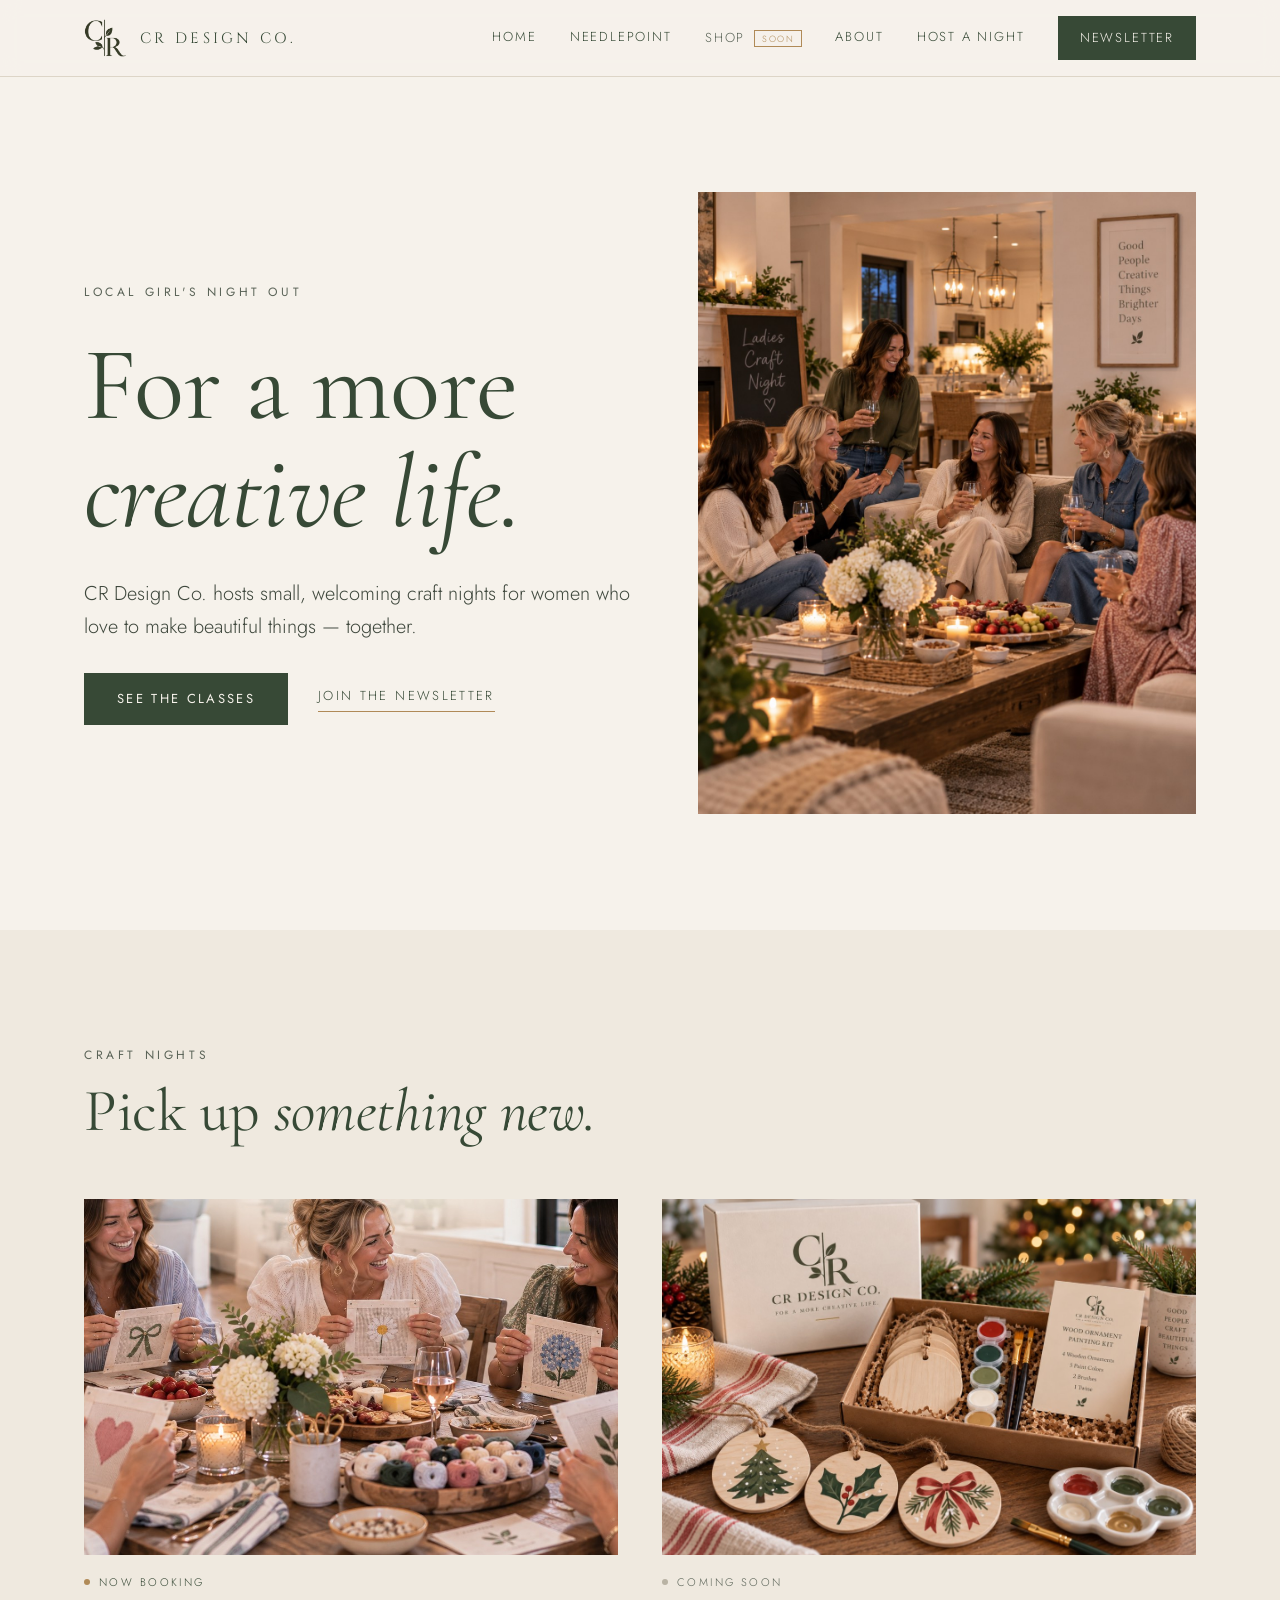
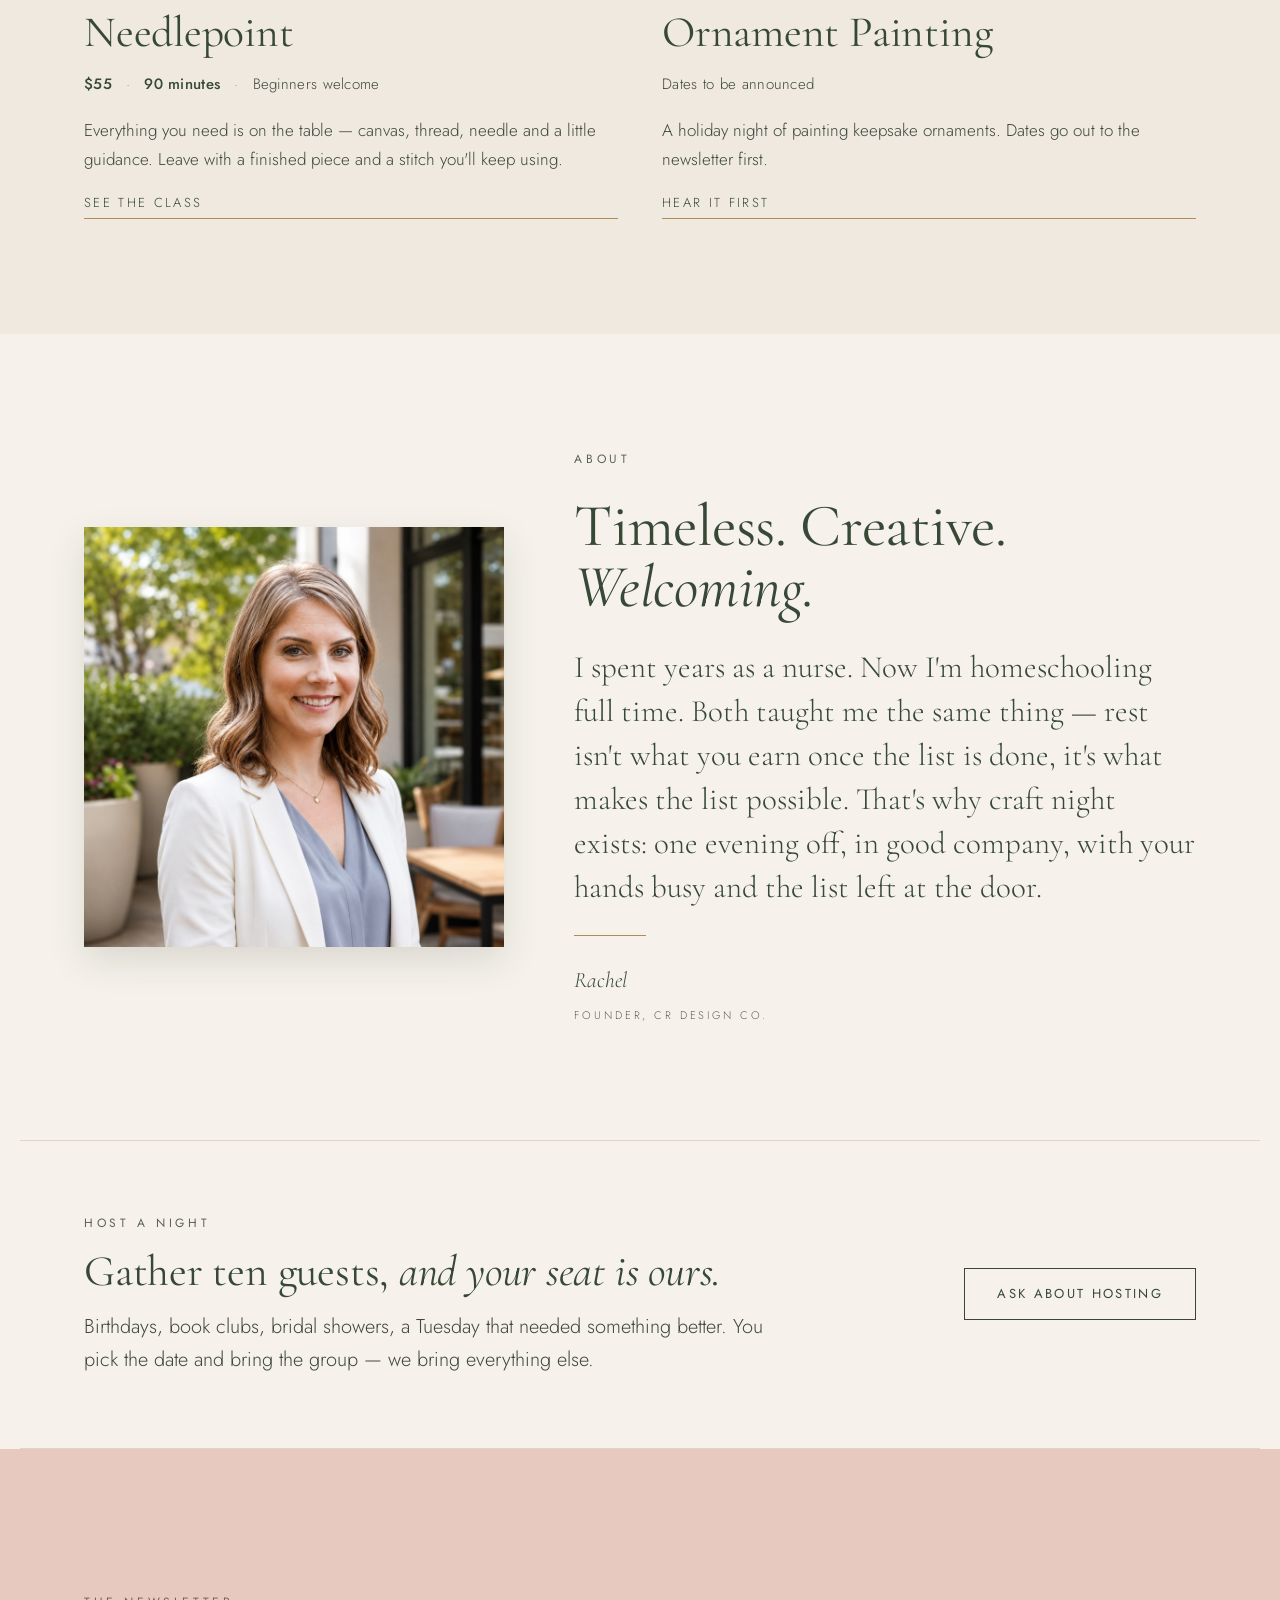
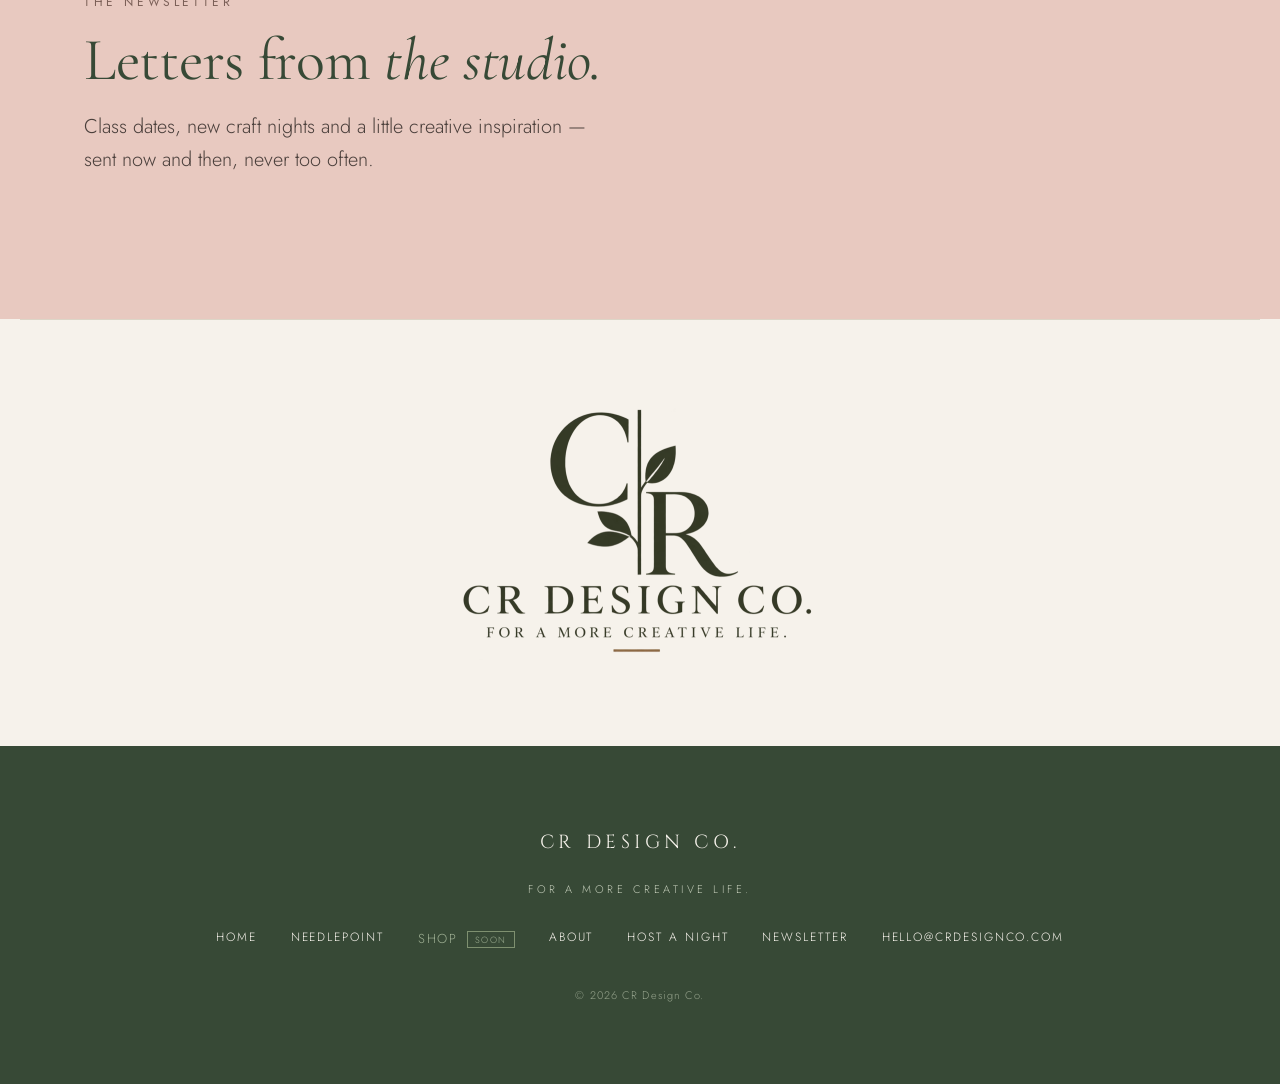
<file: index.html>
<!doctype html>
<html lang="en">
<head>
<meta charset="utf-8">
<meta name="viewport" content="width=device-width, initial-scale=1, viewport-fit=cover">
<meta name="description" content="CR Design Co. hosts small, welcoming craft nights for women who love to make beautiful things together. Needlepoint classes now booking.">
<link rel="icon" href="assets/logo-mark.png">
<meta property="og:title" content="CR Design Co.">
<meta property="og:description" content="Craft nights for a more creative life. Needlepoint classes now booking.">
<meta property="og:image" content="https://crdesignco.com/assets/logo-full.png">
<meta property="og:type" content="website">
<meta property="og:url" content="https://crdesignco.com/">
<style>
  :root{
    color-scheme:light;
    padding-top:env(safe-area-inset-top,0px);
    padding-bottom:env(safe-area-inset-bottom,0px);
  }
  body{margin:0}
  img{max-width:100%}
  [hidden]{display:none!important}
</style>
<title>CR Design Co.</title>
<link rel="preconnect" href="https://fonts.googleapis.com">
<link rel="preconnect" href="https://fonts.gstatic.com" crossorigin>
<link rel="stylesheet" href="https://fonts.googleapis.com/css2?family=Cinzel:wght@400;500;600&family=Cormorant+Garamond:ital,wght@0,300;0,400;0,500;1,300;1,400&family=Jost:wght@300;400;500&display=swap">

<link rel="stylesheet" href="assets/site.css">
</head>
<body>
<header class="site-head">
  <div class="head-in">
    <a class="brand" href="index.html">
      <img src="assets/logo-mark.png" alt="CR Design Co.">
      <span>CR DESIGN CO.</span>
    </a>
    <nav class="nav" aria-label="Main">
      <a href="index.html" class="hide-sm">Home</a>
      <a href="needlepoint.html">Needlepoint</a>
      <span class="nav-soon hide-sm">Shop<span class="chip">Soon</span></span>
      <a href="index.html#about" class="hide-sm">About</a>
      <a href="needlepoint.html#host" class="hide-sm">Host a Night</a>
      <a href="#newsletter" class="btn-sm">Newsletter</a>
    </nav>
    <button class="nav-toggle" type="button" id="nav-toggle"
            aria-expanded="false" aria-controls="mobile-nav">
      <span class="nav-toggle-bars" aria-hidden="true"><span></span><span></span><span></span></span>
      <span class="nav-toggle-word">Menu</span>
    </button>
  </div>
  <div class="mobile-nav" id="mobile-nav" hidden>
    <nav aria-label="Menu">
      <a href="index.html">Home</a>
      <a href="needlepoint.html">Needlepoint</a>
      <span class="nav-soon">Shop<span class="chip">Soon</span></span>
      <a href="index.html#about">About</a>
      <a href="needlepoint.html#host">Host a Night</a>
      <a class="btn" href="#newsletter">Join the newsletter</a>
      <a class="mobile-nav-mail" href="mailto:hello@crdesignco.com">hello@crdesignco.com</a>
    </nav>
  </div>
</header>

<main id="top">

  <!-- HERO -->
  <section>
    <div class="wrap hero-grid">
      <div class="hero-copy">
        <p class="eyebrow">Local Girl's Night Out</p>
        <h1 class="display">For a more<br><em>creative life.</em></h1>
        <p class="lede">CR Design Co. hosts small, welcoming craft nights for women who
          love to make beautiful things — together.</p>
        <div class="hero-cta">
          <a class="btn" href="#craft-nights">See the classes</a>
          <a class="link-u" href="#newsletter">Join the newsletter</a>
        </div>
      </div>

      <div class="slot hero-slot filled">
        <img src="assets/home-hero.jpg"
             alt="Six women laughing together on sofas around a candlelit coffee table on a winter evening, wine and a cheese board between them, a chalkboard reading Ladies Craft Night by the fire">
      </div>
    </div>
  </section>

  <!-- CRAFT NIGHTS -->
  <section id="craft-nights" class="band-sand">
    <div class="wrap stack">
      <div class="head-block">
        <p class="eyebrow">Craft Nights</p>
        <h2 class="display">Pick up <em>something new.</em></h2>
      </div>

      <div class="cards">
        <a class="card" href="needlepoint.html">
          <div class="slot filled">
            <img src="assets/needlepoint-card.jpg"
                 alt="Women at a sunlit table holding up finished needlepoint canvases — a daisy, a bow, a hydrangea — beside a tray of wool bobbins, a candle and a cheese board">
          </div>
          <span class="status open"><span class="dot"></span>Now booking</span>
          <h3 class="display">Needlepoint</h3>
          <p class="meta"><b>$55</b> <i>·</i> <b>90 minutes</b> <i>·</i> Beginners welcome</p>
          <p>Everything you need is on the table — canvas, thread, needle and a little
            guidance. Leave with a finished piece and a stitch you'll keep using.</p>
          <span class="link-u">See the class</span>
        </a>

        <div class="card">
          <div class="slot filled">
            <img src="assets/ornament-kit.jpg"
                 alt="A CR Design Co. wood ornament painting kit: four blank wooden rounds on twine, pots of paint, brushes and a palette, with three finished ornaments painted with a tree, holly and a ribbon">
          </div>
          <span class="status soon"><span class="dot muted"></span>Coming soon</span>
          <h3 class="display">Ornament Painting</h3>
          <p class="meta">Dates to be announced</p>
          <p>A holiday night of painting keepsake ornaments. Dates go out to the
            newsletter first.</p>
          <a class="link-u" href="#newsletter">Hear it first</a>
        </div>
      </div>
    </div>
  </section>

  <!-- ABOUT -->
  <section id="about">
    <div class="wrap about-grid">
      <div class="portrait">
        <img src="assets/rachel.jpg" alt="Rachel, founder of CR Design Co.">
      </div>
      <div class="about-copy">
        <p class="eyebrow">About</p>
        <h2 class="display">Timeless. Creative. <em>Welcoming.</em></h2>
        <p class="quote">I spent years as a nurse. Now I'm homeschooling full time.
          Both taught me the same thing — rest isn't what you earn once the list is
          done, it's what makes the list possible. That's why craft night exists: one
          evening off, in good company, with your hands busy and the list
          left at the door.</p>
        <hr class="rule">
        <p class="sig">Rachel
          <small>Founder, CR Design Co.</small>
        </p>
      </div>
    </div>
  </section>

  <!-- HOST -->
  <section id="host" style="padding-block:0">
    <div class="wrap host">
      <div class="host-copy">
        <p class="eyebrow">Host a Night</p>
        <h3 class="display">Gather ten guests, <em>and your seat is ours.</em></h3>
        <p class="lede">Birthdays, book clubs, bridal showers, a Tuesday that needed
          something better. You pick the date and bring the group — we bring everything
          else.</p>
      </div>
      <a class="btn btn-ghost" href="needlepoint.html#host">Ask about hosting</a>
    </div>
  </section>

  <!-- NEWSLETTER -->
  <section id="newsletter" class="band-blush">
    <div class="wrap news-grid">
      <div class="news-copy">
        <p class="eyebrow">The Newsletter</p>
        <h2 class="display">Letters from <em>the studio.</em></h2>
        <p class="lede">Class dates, new craft nights and a little creative inspiration —
          sent now and then, never too often.</p>
      </div>

      <div class="ghl-embed">
        <iframe
          src="https://api.osqii.com/widget/form/UCTZlNsfHqGjz9gPD2ir"
          id="inline-UCTZlNsfHqGjz9gPD2ir"
          title="Join the CR Design Co. newsletter"
          data-layout="{'id':'INLINE'}"
          data-trigger-type="alwaysShow"
          data-activation-type="alwaysActivated"
          data-deactivation-type="neverDeactivate"
          data-form-name="Form 1"
          data-height="230"
          data-layout-iframe-id="inline-UCTZlNsfHqGjz9gPD2ir"
          data-form-id="UCTZlNsfHqGjz9gPD2ir"
          data-cookie-consent="true"
          data-cookie-consent-provider="auto"></iframe>
      </div>
    </div>
  </section>

  <div class="wrap logo-band">
    <img src="assets/logo-full.png" alt="CR Design Co. — For a more creative life.">
  </div>
</main>

<footer class="site-foot">
  <div class="foot-in">
    <span class="foot-mark">CR DESIGN CO.</span>
    <span class="foot-tag">For a more creative life.</span>
    <nav class="foot-nav" aria-label="Footer">
      <a href="index.html">Home</a>
      <a href="needlepoint.html">Needlepoint</a>
      <span class="nav-soon">Shop<span class="chip">Soon</span></span>
      <a href="index.html#about">About</a>
      <a href="needlepoint.html#host">Host a Night</a>
      <a href="#newsletter">Newsletter</a>
      <a href="mailto:hello@crdesignco.com" id="foot-mail">hello@crdesignco.com</a>
    </nav>
    <p class="foot-fine">© <span id="yr">2026</span> CR Design Co.</p>
  </div>
</footer>

<script src="assets/forms.js"></script>
<script src="https://api.osqii.com/js/form_embed.js"></script>
</body>
</html>
</file>
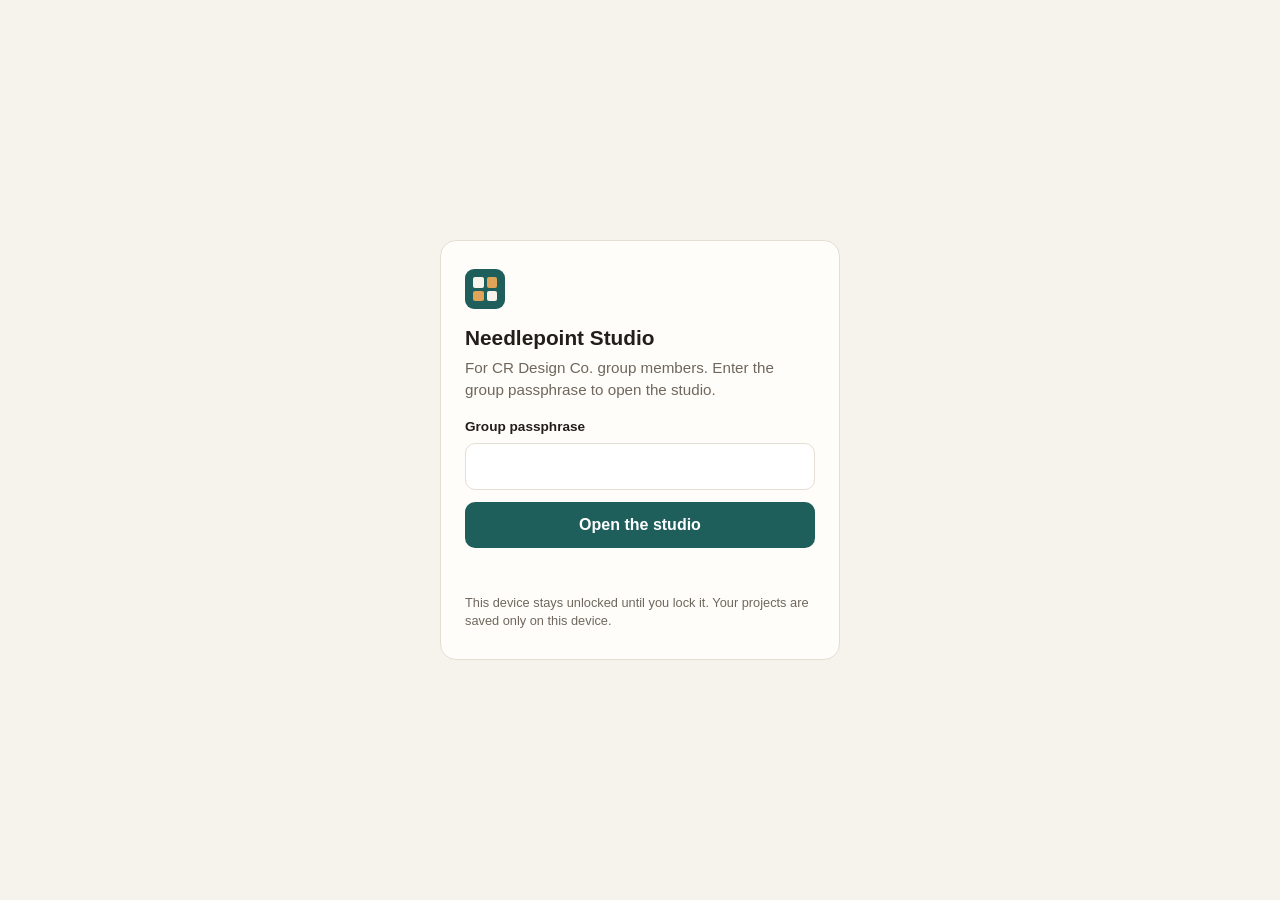
<file: npstudio/index.html>
<!doctype html>
<html lang="en">
<head>
<meta charset="utf-8" />
<meta name="viewport" content="width=device-width, initial-scale=1" />
<meta name="robots" content="noindex, nofollow" />
<title>Needlepoint Studio</title>
<link rel="icon" href="data:image/svg+xml,%3Csvg xmlns='http://www.w3.org/2000/svg' viewBox='0 0 16 16'%3E%3Crect width='16' height='16' rx='3' fill='%231f5f5b'/%3E%3Cg fill='%23f6f2ec'%3E%3Crect x='3' y='3' width='4' height='4'/%3E%3Crect x='9' y='9' width='4' height='4'/%3E%3C/g%3E%3Cg fill='%23e0a458'%3E%3Crect x='9' y='3' width='4' height='4'/%3E%3Crect x='3' y='9' width='4' height='4'/%3E%3C/g%3E%3C/svg%3E" />
<style>
  :root { --bg: #f6f2ec; --panel: #fffdf9; --ink: #221f1b; --muted: #6f675d; --line: #e4ddd2; --accent: #1f5f5b; --danger: #a2273a; color-scheme: light; }
  * { box-sizing: border-box; }
  body { margin: 0; min-height: 100vh; display: grid; place-items: center; padding: 16px; background: var(--bg); color: var(--ink);
    font: 16px/1.45 ui-sans-serif, -apple-system, BlinkMacSystemFont, "Segoe UI", Roboto, sans-serif; }
  main { width: min(400px, 100%); background: var(--panel); border: 1px solid var(--line); border-radius: 16px; padding: 28px 24px; }
  .mark { width: 40px; height: 40px; border-radius: 9px; background: var(--accent); display: grid; grid-template-columns: 1fr 1fr; gap: 3px; padding: 8px; margin-bottom: 14px; }
  .mark span { border-radius: 2px; background: #f6f2ec; } .mark span:nth-child(2), .mark span:nth-child(3) { background: #e0a458; }
  h1 { font-size: 1.3rem; margin: 0 0 4px; }
  p { margin: 0 0 16px; color: var(--muted); font-size: 0.95rem; }
  label { display: block; font-size: 0.85rem; font-weight: 600; margin-bottom: 6px; }
  input { width: 100%; font: inherit; padding: 11px 12px; border: 1px solid var(--line); border-radius: 10px; background: #fff; }
  input:focus { outline: 2px solid var(--accent); outline-offset: 1px; border-color: transparent; }
  button { width: 100%; margin-top: 12px; font: inherit; font-weight: 600; padding: 11px; border: 0; border-radius: 10px; background: var(--accent); color: #fff; cursor: pointer; }
  button:disabled { opacity: 0.6; cursor: default; }
  .msg { min-height: 1.4em; margin: 10px 0 0; font-size: 0.9rem; }
  .msg.error { color: var(--danger); }
  .fine { margin: 16px 0 0; font-size: 0.8rem; }
</style>
</head>
<body>
<main>
  <div class="mark" aria-hidden="true"><span></span><span></span><span></span><span></span></div>
  <h1>Needlepoint Studio</h1>
  <p>For CR Design Co. group members. Enter the group passphrase to open the studio.</p>
  <form id="f" autocomplete="on">
    <label for="pass">Group passphrase</label>
    <input id="pass" name="password" type="password" autocomplete="current-password" autocapitalize="none" spellcheck="false" required />
    <button id="go" type="submit">Open the studio</button>
    <div id="msg" class="msg" role="status" aria-live="polite"></div>
  </form>
  <p class="fine">This device stays unlocked until you lock it. Your projects are saved only on this device.</p>
</main>
<script type="module">
  const msg = document.getElementById('msg')
  const go = document.getElementById('go')
  const say = (text, error = false) => { msg.textContent = text; msg.className = error ? 'msg error' : 'msg' }
  const b64 = (s) => Uint8Array.from(atob(s), (c) => c.charCodeAt(0))
  // Same normalisation as the publish script: case and separators don't matter.
  const norm = (p) => p.normalize('NFKC').trim().toLowerCase().replace(/[\s_]+/g, '-')

  const DB = 'npstudio-lock'
  const idb = () => new Promise((res, rej) => {
    const r = indexedDB.open(DB, 1)
    r.onupgradeneeded = () => r.result.createObjectStore('keys')
    r.onsuccess = () => res(r.result)
    r.onerror = () => rej(r.error)
  })
  const idbDo = async (mode, fn) => {
    const db = await idb()
    return new Promise((res, rej) => {
      const tx = db.transaction('keys', mode)
      const req = fn(tx.objectStore('keys'))
      tx.oncomplete = () => res(req?.result)
      tx.onerror = () => rej(tx.error)
    })
  }

  async function manifest() {
    const r = await fetch('./manifest.json', { cache: 'no-cache' })
    if (!r.ok) throw new Error('manifest')
    return r.json()
  }
  async function derive(pass, m) {
    const base = await crypto.subtle.importKey('raw', new TextEncoder().encode(norm(pass)), 'PBKDF2', false, ['deriveKey'])
    return crypto.subtle.deriveKey(
      { name: 'PBKDF2', salt: b64(m.salt), iterations: m.iterations, hash: 'SHA-256' },
      base, { name: 'AES-GCM', length: 256 }, false, ['decrypt'],
    )
  }
  async function works(key, m) {
    try {
      const buf = b64(m.check)
      const plain = await crypto.subtle.decrypt({ name: 'AES-GCM', iv: buf.slice(0, 12) }, key, buf.slice(12))
      return new TextDecoder().decode(plain) === 'npstudio-ok'
    } catch { return false }
  }
  async function enter() {
    await navigator.serviceWorker.register('./sw.js', { scope: './', updateViaCache: 'none' })
    await navigator.serviceWorker.ready
    location.replace('./app.html' + location.hash)
  }

  async function start() {
    if (!('serviceWorker' in navigator) || !crypto?.subtle) {
      say('This browser can’t open the studio. Please use a recent Safari, Chrome, Edge or Firefox.', true)
      go.disabled = true
      return
    }
    const params = new URLSearchParams(location.search)
    if (params.has('lock')) {
      await idbDo('readwrite', (s) => s.delete('current'))
      history.replaceState(null, '', location.pathname)
      say('This device is locked.')
      return
    }
    const m = await manifest()
    const saved = await idbDo('readonly', (s) => s.get('current'))
    if (saved && saved.salt === m.salt && await works(saved.key, m)) return enter()
    if (params.has('locked') || saved) say('Please enter the passphrase again.')
  }

  document.getElementById('f').addEventListener('submit', async (e) => {
    e.preventDefault()
    go.disabled = true
    say('Unlocking…')
    try {
      const m = await manifest()
      const key = await derive(document.getElementById('pass').value, m)
      if (!(await works(key, m))) { say('That passphrase isn’t right. Check the spelling and try again.', true); go.disabled = false; return }
      await idbDo('readwrite', (s) => s.put({ key, salt: m.salt }, 'current'))
      await enter()
    } catch (err) {
      console.error(err)
      say('Something went wrong opening the studio. Please reload and try again.', true)
      go.disabled = false
    }
  })

  start().catch((err) => { console.error(err); say('Couldn’t reach the studio. Check your connection and reload.', true) })
</script>
</body>
</html>
</file>
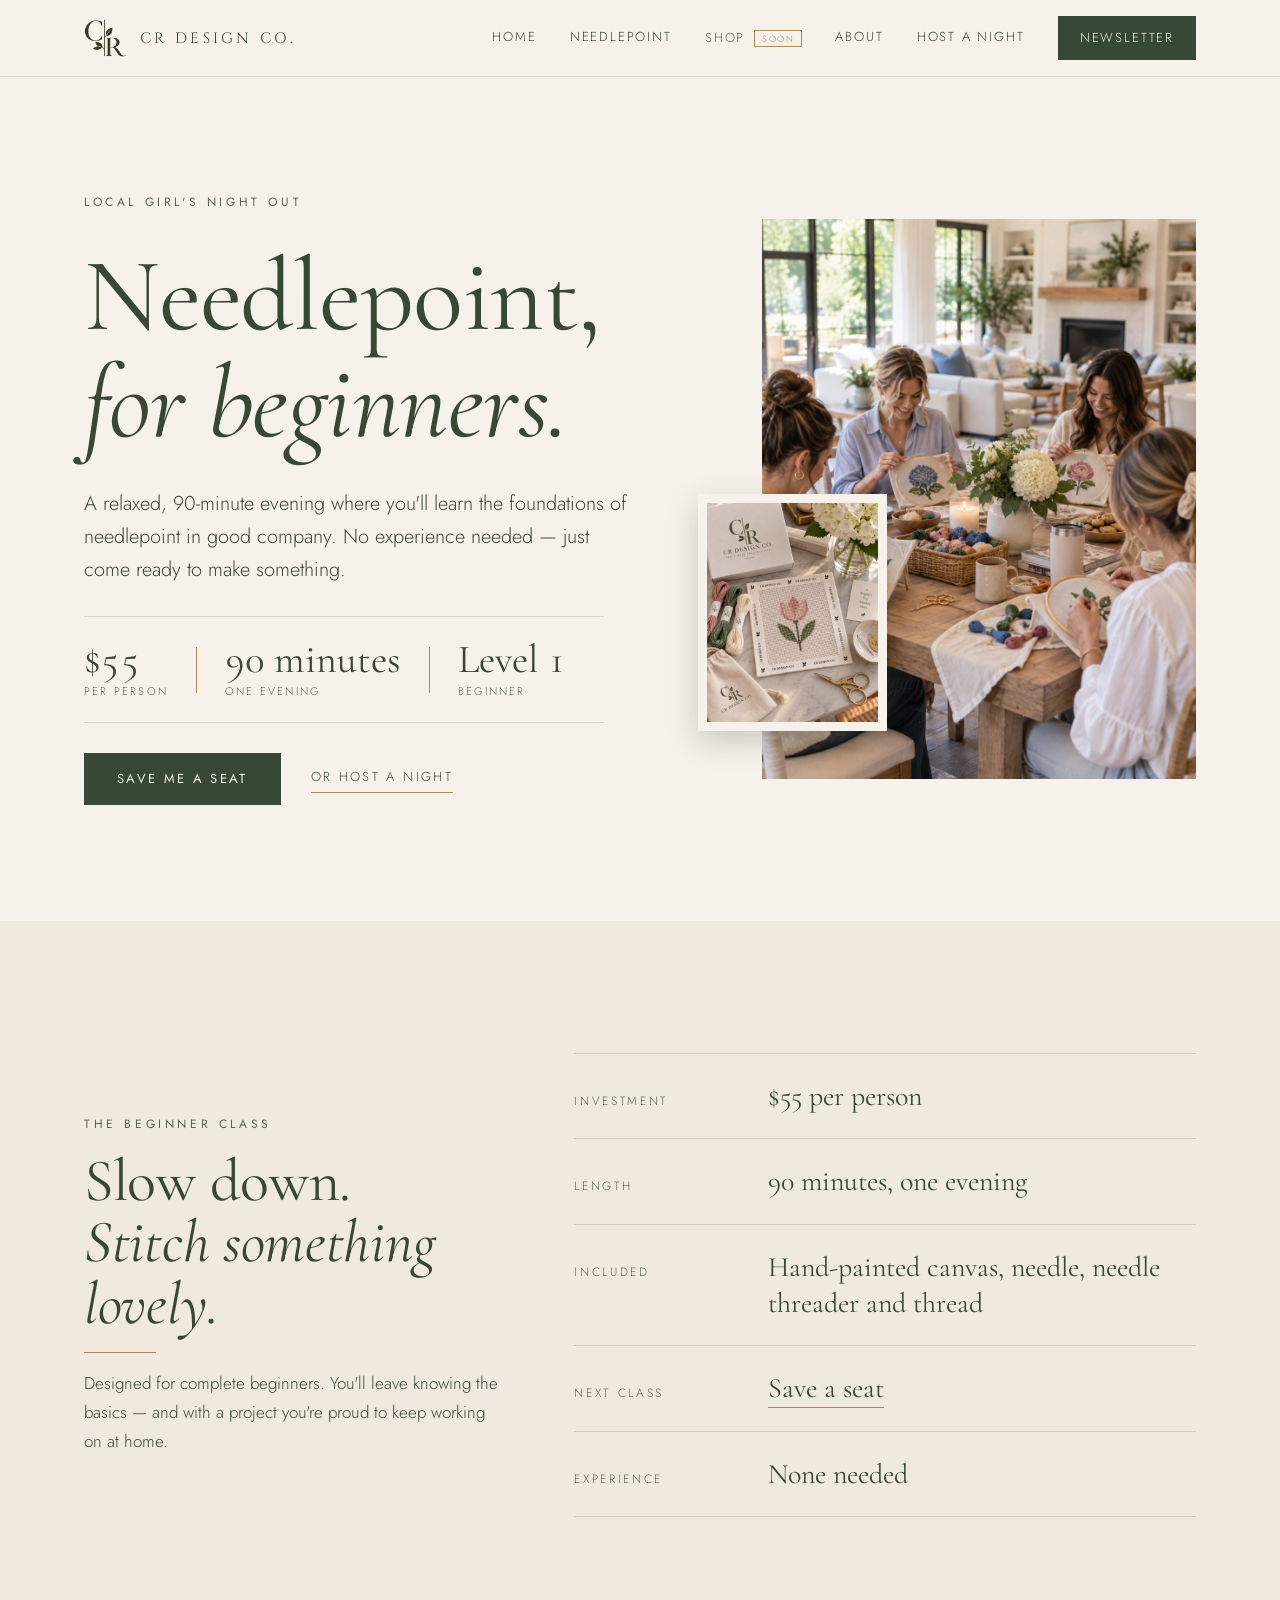
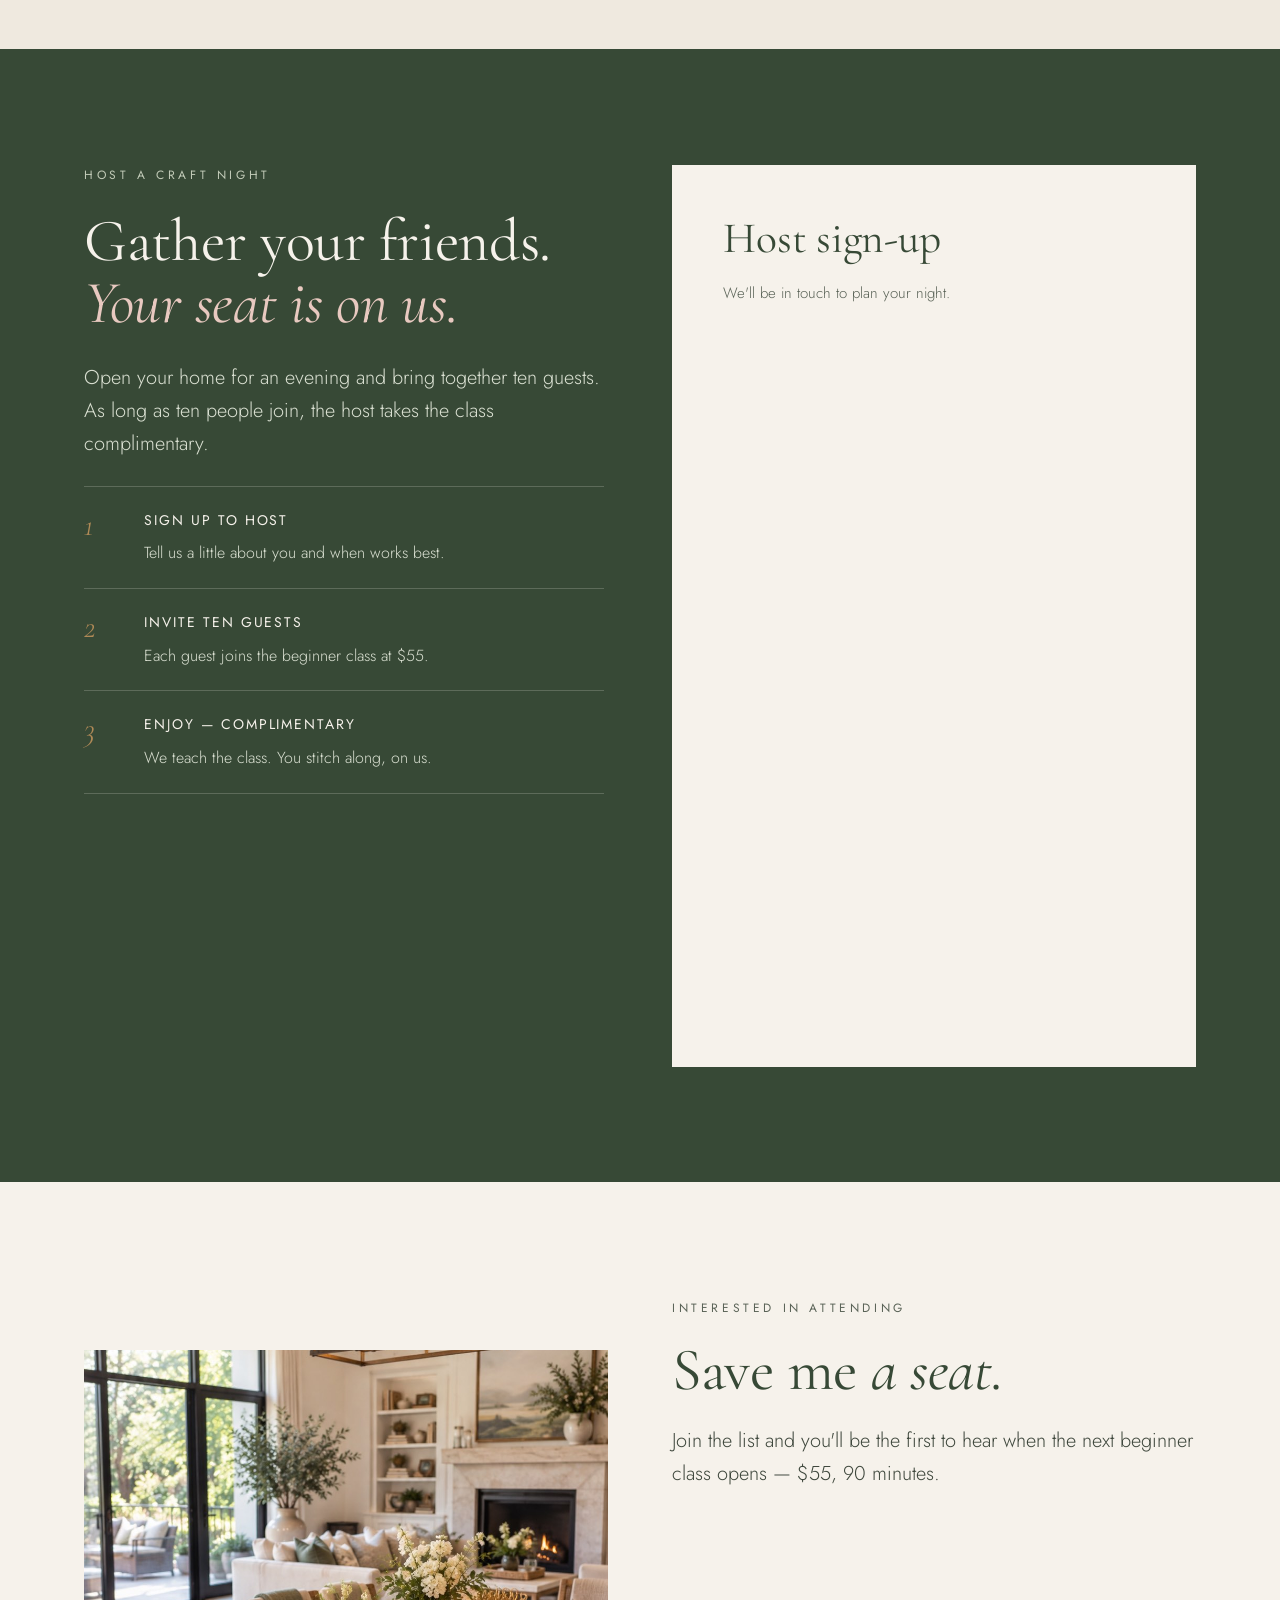
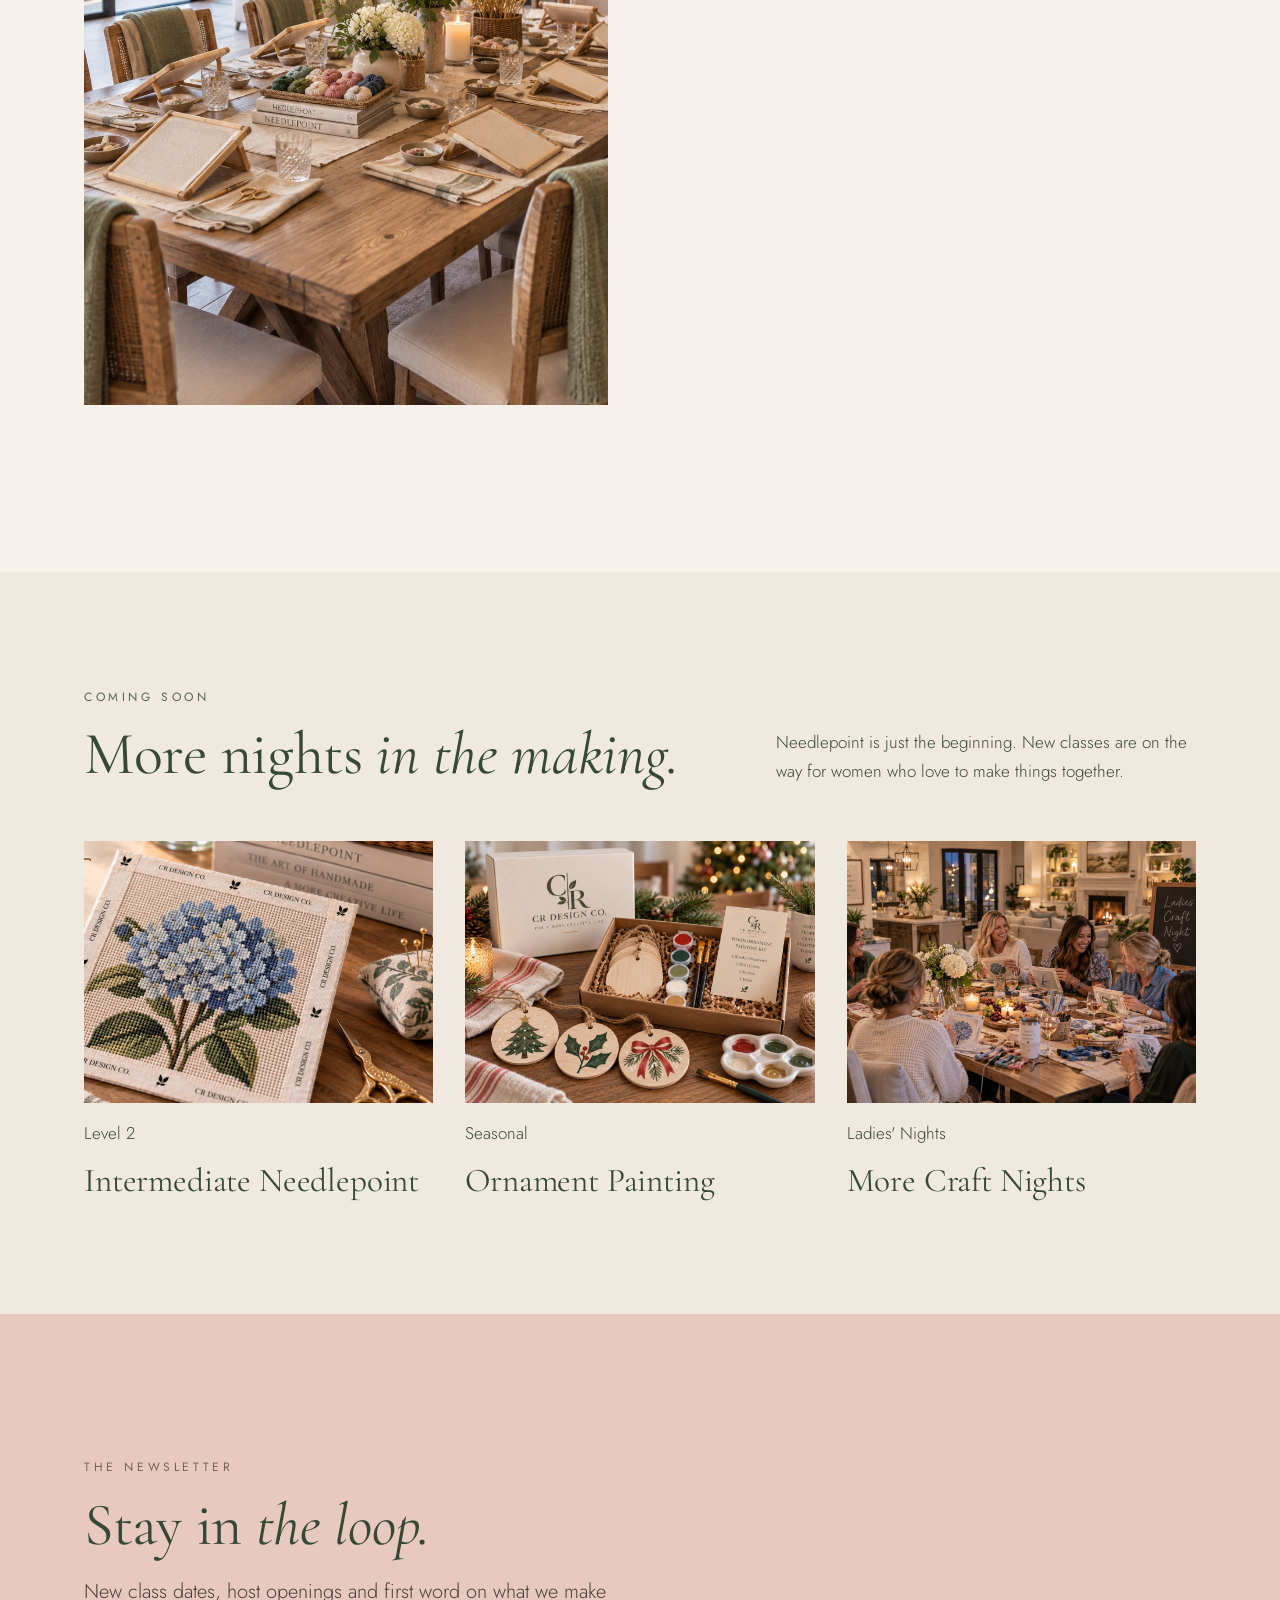
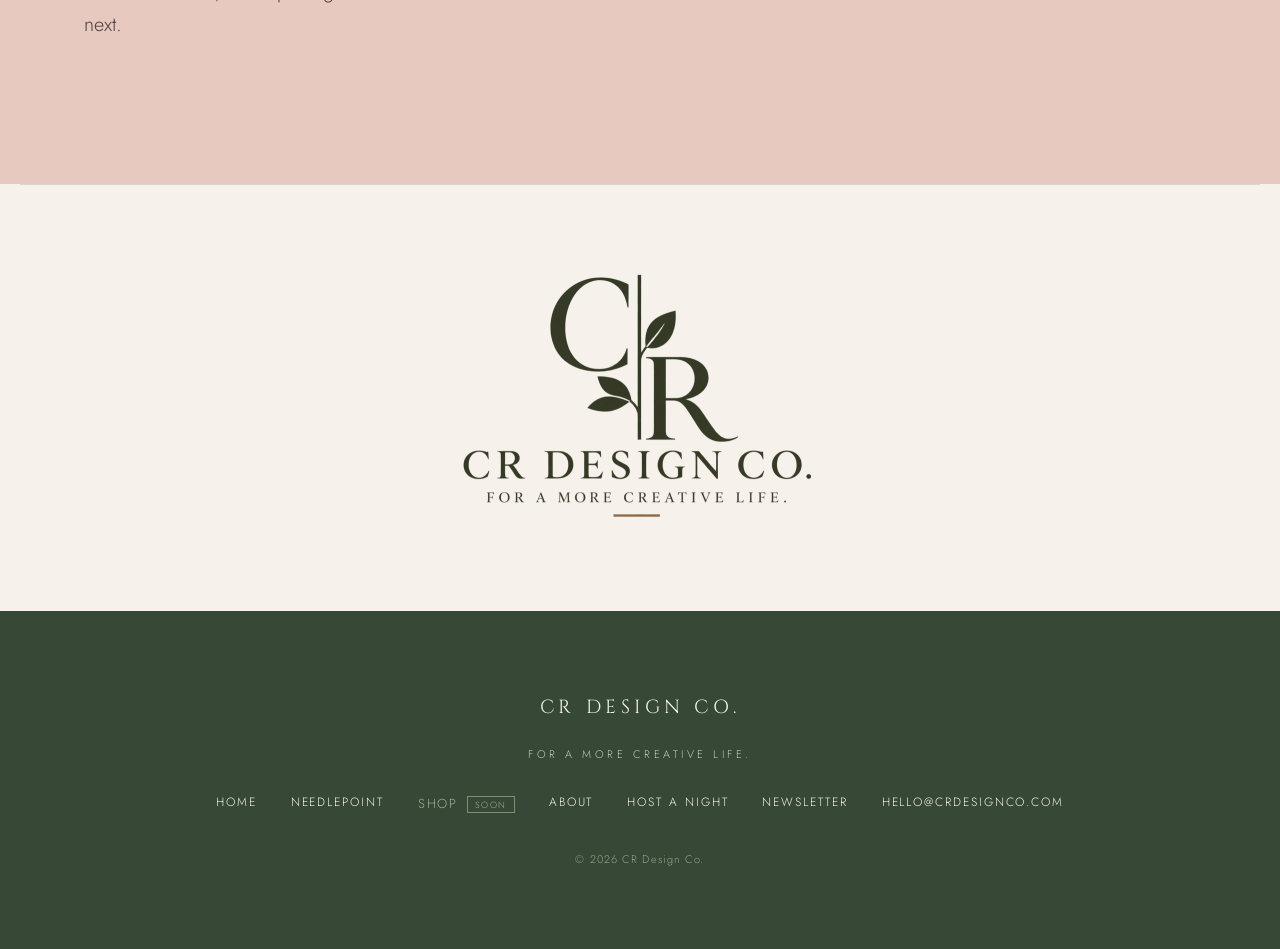
<file: needlepoint.html>
<!doctype html>
<html lang="en">
<head>
<meta charset="utf-8">
<meta name="viewport" content="width=device-width, initial-scale=1, viewport-fit=cover">
<title>Needlepoint — CR Design Co.</title>
<meta name="description" content="A relaxed 90-minute beginner needlepoint class, $55 per person. No experience needed. Host ten guests and your seat is complimentary.">
<link rel="icon" href="assets/logo-mark.png">
<meta property="og:title" content="Needlepoint for beginners — CR Design Co.">
<meta property="og:description" content="90 minutes, $55, no experience needed. Craft nights for a more creative life.">
<meta property="og:image" content="https://crdesignco.com/assets/logo-full.png">
<meta property="og:type" content="website">
<meta property="og:url" content="https://crdesignco.com/needlepoint.html">
<style>
  :root{
    color-scheme:light;
    padding-top:env(safe-area-inset-top,0px);
    padding-bottom:env(safe-area-inset-bottom,0px);
  }
  body{margin:0}
  img{max-width:100%}
  [hidden]{display:none!important}
</style>
<link rel="preconnect" href="https://fonts.googleapis.com">
<link rel="preconnect" href="https://fonts.gstatic.com" crossorigin>
<link rel="stylesheet" href="https://fonts.googleapis.com/css2?family=Cinzel:wght@400;500;600&family=Cormorant+Garamond:ital,wght@0,300;0,400;0,500;1,300;1,400&family=Jost:wght@300;400;500&display=swap">
<link rel="stylesheet" href="assets/site.css">
</head>
<body>

<header class="site-head">
  <div class="head-in">
    <a class="brand" href="index.html">
      <img src="assets/logo-mark.png" alt="CR Design Co.">
      <span>CR DESIGN CO.</span>
    </a>
    <nav class="nav" aria-label="Main">
      <a href="index.html" class="hide-sm">Home</a>
      <a href="needlepoint.html">Needlepoint</a>
      <span class="nav-soon hide-sm">Shop<span class="chip">Soon</span></span>
      <a href="index.html#about" class="hide-sm">About</a>
      <a href="needlepoint.html#host" class="hide-sm">Host a Night</a>
      <a href="#newsletter" class="btn-sm">Newsletter</a>
    </nav>
    <button class="nav-toggle" type="button" id="nav-toggle"
            aria-expanded="false" aria-controls="mobile-nav">
      <span class="nav-toggle-bars" aria-hidden="true"><span></span><span></span><span></span></span>
      <span class="nav-toggle-word">Menu</span>
    </button>
  </div>
  <div class="mobile-nav" id="mobile-nav" hidden>
    <nav aria-label="Menu">
      <a href="index.html">Home</a>
      <a href="needlepoint.html">Needlepoint</a>
      <span class="nav-soon">Shop<span class="chip">Soon</span></span>
      <a href="index.html#about">About</a>
      <a href="needlepoint.html#host">Host a Night</a>
      <a class="btn" href="#newsletter">Join the newsletter</a>
      <a class="mobile-nav-mail" href="mailto:hello@crdesignco.com">hello@crdesignco.com</a>
    </nav>
  </div>
</header>

<main id="top">

  <!-- HERO -->
  <section>
    <div class="wrap hero-grid">
      <div class="hero-copy">
        <p class="eyebrow">Local Girl's Night Out</p>
        <h1 class="display">Needlepoint,<br><em>for beginners.</em></h1>
        <p class="lede">A relaxed, 90-minute evening where you'll learn the foundations of
          needlepoint in good company. No experience needed — just come ready to make
          something.</p>

        <div class="statbar">
          <div class="stat"><b>$55</b><span>Per person</span></div>
          <div class="stat-div"></div>
          <div class="stat"><b>90 minutes</b><span>One evening</span></div>
          <div class="stat-div"></div>
          <div class="stat"><b>Level 1</b><span>Beginner</span></div>
        </div>

        <div class="hero-cta">
          <a class="btn" href="#seat">Save me a seat</a>
          <a class="link-u" href="#host">Or host a night</a>
        </div>
      </div>

      <div class="hero-stack">
        <div class="slot primary filled">
          <img src="assets/craft-night.jpg"
               alt="Four women around a sunlit dining table, each stitching a floral needlepoint canvas in a hoop, with a basket of wool and a vase of hydrangeas between them">
        </div>
        <div class="slot inset filled">
          <img src="assets/kit.jpg"
               alt="A CR Design Co. needlepoint kit laid out on marble: a printed tulip canvas, skeins of blush, sage and cream wool, gold stork scissors, a linen pouch and a card reading A Brighter Day Stitches Here">
        </div>
      </div>
    </div>
  </section>

  <!-- THE CLASS -->
  <section id="class" class="band-sand">
    <div class="wrap about-grid">
      <div class="head-block">
        <p class="eyebrow">The Beginner Class</p>
        <h2 class="display">Slow down.<br><em>Stitch something lovely.</em></h2>
        <hr class="rule">
        <p>Designed for complete beginners. You'll leave knowing the basics — and with a
          project you're proud to keep working on at home.</p>
      </div>

      <dl class="spec">
        <div><dt>Investment</dt><dd>$55 per person</dd></div>
        <div><dt>Length</dt><dd>90 minutes, one evening</dd></div>
        <div><dt>Included</dt><dd>Hand-painted canvas, needle, needle threader and thread</dd></div>
        <div><dt>Next class</dt><dd><a href="#seat">Save a seat</a></dd></div>
        <div><dt>Experience</dt><dd>None needed</dd></div>
      </dl>
    </div>
  </section>

  <!-- HOST -->
  <section id="host" class="band-dark">
    <div class="wrap host-grid">
      <div class="host-intro">
        <p class="eyebrow">Host a Craft Night</p>
        <h2 class="display">Gather your friends.<br><em>Your seat is on us.</em></h2>
        <p class="lede">Open your home for an evening and bring together ten guests. As
          long as ten people join, the host takes the class complimentary.</p>

        <ol class="steps">
          <li>
            <span class="n">1</span>
            <b>Sign up to host</b>
            <span>Tell us a little about you and when works best.</span>
          </li>
          <li>
            <span class="n">2</span>
            <b>Invite ten guests</b>
            <span>Each guest joins the beginner class at $55.</span>
          </li>
          <li>
            <span class="n">3</span>
            <b>Enjoy — complimentary</b>
            <span>We teach the class. You stitch along, on us.</span>
          </li>
        </ol>
      </div>

      <div class="form-card">
        <h3 class="display">Host sign-up</h3>
        <p class="sub">We'll be in touch to plan your night.</p>

        <div class="ghl-embed ghl-embed--host">
          <iframe
            src="https://api.osqii.com/widget/form/uSNYz3c9qUQDkswvhex2"
            id="inline-uSNYz3c9qUQDkswvhex2"
            title="Host a craft night — sign-up"
            data-layout="{'id':'INLINE'}"
            data-trigger-type="alwaysShow"
            data-activation-type="alwaysActivated"
            data-deactivation-type="neverDeactivate"
            data-form-name="Host sign-up"
            data-height="482"
            data-layout-iframe-id="inline-uSNYz3c9qUQDkswvhex2"
            data-form-id="uSNYz3c9qUQDkswvhex2"
            data-cookie-consent="true"
            data-cookie-consent-provider="auto"></iframe>
        </div>
      </div>
    </div>
  </section>

  <!-- SAVE A SEAT -->
  <section id="seat">
    <div class="wrap seat-grid">
      <div class="slot filled">
        <img src="assets/table-set.jpg"
             alt="A long farmhouse table set for craft night: blank needlepoint canvases on wooden stands at each place, a basket of coloured wool, scissors, linen napkins, candles and a vase of white hydrangeas">
      </div>

      <div class="seat-copy">
        <p class="eyebrow">Interested in Attending</p>
        <h2 class="display">Save me <em>a seat.</em></h2>
        <p class="lede">Join the list and you'll be the first to hear when the next
          beginner class opens — $55, 90 minutes.</p>

        <div class="ghl-embed ghl-embed--seat">
          <iframe
            src="https://api.osqii.com/widget/form/sJ9MhCHkadg50T1zMafY"
            id="inline-sJ9MhCHkadg50T1zMafY"
            title="Save me a seat — join the list"
            data-layout="{'id':'INLINE'}"
            data-trigger-type="alwaysShow"
            data-activation-type="alwaysActivated"
            data-deactivation-type="neverDeactivate"
            data-form-name="Save me a seat"
            data-height="540"
            data-layout-iframe-id="inline-sJ9MhCHkadg50T1zMafY"
            data-form-id="sJ9MhCHkadg50T1zMafY"
            data-cookie-consent="true"
            data-cookie-consent-provider="auto"></iframe>
        </div>
      </div>
    </div>
  </section>

  <!-- COMING SOON -->
  <section id="soon" class="band-sand">
    <div class="wrap stack">
      <div class="soon-head">
        <div class="head-block">
          <p class="eyebrow">Coming Soon</p>
          <h2 class="display">More nights <em>in the making.</em></h2>
        </div>
        <p style="max-width:42ch">Needlepoint is just the beginning. New classes are on
          the way for women who love to make things together.</p>
      </div>

      <div class="trio">
        <article>
          <div class="slot filled">
            <img src="assets/intermediate.jpg"
                 alt="A finished needlepoint canvas of a blue hydrangea in shaded wool, propped beside a floral pincushion, gold stork scissors and a stack of craft books">
          </div>
          <span class="status soon"><span class="dot muted"></span>Level 2</span>
          <h3 class="display">Intermediate Needlepoint</h3>
        </article>
        <article>
          <div class="slot filled">
            <img src="assets/ornament-kit.jpg"
                 alt="A CR Design Co. wood ornament painting kit: four blank wooden rounds on twine, pots of paint, brushes and a palette, with three finished ornaments painted with a tree, holly and a ribbon">
          </div>
          <span class="status soon"><span class="dot muted"></span>Seasonal</span>
          <h3 class="display">Ornament Painting</h3>
        </article>
        <article>
          <div class="slot filled">
            <img src="assets/ladies-night.jpg"
                 alt="Six women laughing around a long table on a winter evening, each holding a needlepoint canvas, with wine, a cheese board, candles and a chalkboard reading Ladies Craft Night">
          </div>
          <span class="status soon"><span class="dot muted"></span>Ladies' Nights</span>
          <h3 class="display">More Craft Nights</h3>
        </article>
      </div>
    </div>
  </section>

  <!-- NEWSLETTER -->
  <section id="newsletter" class="band-blush">
    <div class="wrap news-grid">
      <div class="news-copy">
        <p class="eyebrow">The Newsletter</p>
        <h2 class="display">Stay in <em>the loop.</em></h2>
        <p class="lede">New class dates, host openings and first word on what we make
          next.</p>
      </div>

      <div class="ghl-embed">
        <iframe
          src="https://api.osqii.com/widget/form/UCTZlNsfHqGjz9gPD2ir"
          id="inline-UCTZlNsfHqGjz9gPD2ir"
          title="Join the CR Design Co. newsletter"
          data-layout="{'id':'INLINE'}"
          data-trigger-type="alwaysShow"
          data-activation-type="alwaysActivated"
          data-deactivation-type="neverDeactivate"
          data-form-name="Form 1"
          data-height="230"
          data-layout-iframe-id="inline-UCTZlNsfHqGjz9gPD2ir"
          data-form-id="UCTZlNsfHqGjz9gPD2ir"
          data-cookie-consent="true"
          data-cookie-consent-provider="auto"></iframe>
      </div>
    </div>
  </section>

  <div class="wrap logo-band">
    <img src="assets/logo-full.png" alt="CR Design Co. — For a more creative life.">
  </div>
</main>

<footer class="site-foot">
  <div class="foot-in">
    <span class="foot-mark">CR DESIGN CO.</span>
    <span class="foot-tag">For a more creative life.</span>
    <nav class="foot-nav" aria-label="Footer">
      <a href="index.html">Home</a>
      <a href="needlepoint.html">Needlepoint</a>
      <span class="nav-soon">Shop<span class="chip">Soon</span></span>
      <a href="index.html#about">About</a>
      <a href="needlepoint.html#host">Host a Night</a>
      <a href="#newsletter">Newsletter</a>
      <a href="mailto:hello@crdesignco.com" id="foot-mail">hello@crdesignco.com</a>
    </nav>
    <p class="foot-fine">© <span id="yr">2026</span> CR Design Co.</p>
  </div>
</footer>

<script src="assets/forms.js"></script>
<script src="https://api.osqii.com/js/form_embed.js"></script>
</body>
</html>
</file>
<file: assets/site.css>
:root{
  --ink:#374936;        /* the green from the logo */
  --ink-deep:#2B3629;
  --ink-soft:#5A6357;
  --body:#3E473C;
  --cream:#F6F2EB;      /* page ground */
  --sand:#EFE9DF;       /* alternating band */
  --sand-deep:#E4DCCB;
  --blush:#E8C9C0;
  --blush-pale:#F4E3DE;
  --brass:#B08A57;      /* the rule under the logo */
  --line:#DDD5C7;
  --maxw:1240px;
  --gut:clamp(20px,5vw,96px);
}

*{box-sizing:border-box}
html{scroll-behavior:smooth}
@media (prefers-reduced-motion:reduce){
  html{scroll-behavior:auto}
  *,*::before,*::after{animation-duration:.001s!important;transition-duration:.001s!important}
}
body{
  margin:0;
  background:var(--cream);
  color:var(--body);
  font-family:'Jost','Helvetica Neue',Arial,sans-serif;
  font-weight:300;
  font-size:17px;
  line-height:1.7;
  -webkit-font-smoothing:antialiased;
}
img{max-width:100%;display:block}
a{color:inherit}

/* ---------- type ---------- */
.display{
  font-family:'Cormorant Garamond',Georgia,'Times New Roman',serif;
  font-weight:400;
  color:var(--ink);
  line-height:1.03;
  text-wrap:balance;
  margin:0;
  letter-spacing:-.005em;
}
.display em{font-style:italic}
h1.display{font-size:clamp(46px,8.4vw,104px)}
h2.display{font-size:clamp(34px,5.4vw,60px)}
h3.display{font-size:clamp(28px,3.4vw,44px)}
.eyebrow{
  font-size:12px;
  letter-spacing:.3em;
  text-transform:uppercase;
  color:var(--ink-soft);
  font-weight:400;
  margin:0;
}
.lede{font-size:clamp(18px,2vw,20px);line-height:1.65;max-width:34em;margin:0}
p{margin:0}
.rule{width:72px;height:1px;background:var(--brass);border:0;margin:0}

/* ---------- layout ---------- */
.wrap{max-width:var(--maxw);margin:0 auto;padding-inline:var(--gut)}
section{padding-block:clamp(64px,9vw,120px)}
.band-sand{background:var(--sand)}
.band-blush{background:var(--blush)}

/* ---------- header ---------- */
.site-head{
  position:sticky;
  top:env(safe-area-inset-top,0px);
  z-index:50;
  background:rgba(246,242,235,.93);
  backdrop-filter:blur(10px);
  -webkit-backdrop-filter:blur(10px);
  border-bottom:1px solid var(--line);
}
.head-in{
  max-width:var(--maxw);margin:0 auto;padding-inline:var(--gut);
  min-height:76px;
  display:flex;align-items:center;justify-content:space-between;gap:24px;
}
.brand{display:flex;align-items:center;gap:13px;text-decoration:none;color:var(--ink);flex-shrink:0}
.brand img{height:38px;width:auto;mix-blend-mode:multiply}
.brand span{
  font-family:'Cinzel',Georgia,serif;font-size:15px;letter-spacing:.22em;
  white-space:nowrap;line-height:1;
}
.nav{display:flex;align-items:center;gap:clamp(18px,2.6vw,38px)}
.nav a{
  font-size:13px;letter-spacing:.14em;text-transform:uppercase;
  text-decoration:none;color:var(--ink);
  display:inline-flex;align-items:center;min-height:44px;
  border-bottom:1px solid transparent;
}
.nav a:hover{border-bottom-color:var(--brass)}
.nav a:focus-visible,a:focus-visible,button:focus-visible,input:focus-visible{
  outline:2px solid var(--brass);outline-offset:3px;border-radius:1px;
}
.nav .btn-sm{
  background:var(--ink);color:var(--cream);padding:0 22px;border-bottom:0;
  min-height:44px;
}

/* A nav item for something that isn't live yet. Deliberately NOT an <a>: a
   placeholder href would 404 the moment a visitor clicked it. When the shop
   opens, swap the <span class="nav-soon"> for <a href="…"> and delete the
   chip — no other change needed. */
.nav-soon{
  display:inline-flex;align-items:center;gap:9px;
  font-size:13px;letter-spacing:.14em;text-transform:uppercase;
  color:var(--ink-soft);cursor:default;user-select:none;
  min-height:44px;white-space:nowrap;
}
.chip{
  font-size:9px;letter-spacing:.16em;text-transform:uppercase;
  border:1px solid var(--brass);color:var(--brass);
  padding:3px 7px;line-height:1;
}
.foot-nav .nav-soon{color:#9FB094;min-height:0}
.foot-nav .chip{border-color:#7E9070;color:#9FB094}
.nav .btn-sm:hover{background:var(--ink-deep);border-bottom-color:transparent}
@media (max-width:820px){
  /* the header row is full at phone width; these move to the footer nav */
  .nav a.hide-sm,.nav .hide-sm{display:none}
  .brand span{display:none}
  .brand img{height:42px}
}

/* ---------- buttons ---------- */
.btn{
  display:inline-flex;align-items:center;justify-content:center;
  min-height:52px;padding:0 32px;
  background:var(--ink);color:var(--cream);text-decoration:none;
  font-size:13px;letter-spacing:.18em;text-transform:uppercase;font-weight:400;
  border:1px solid var(--ink);cursor:pointer;
  transition:background .2s ease,color .2s ease;
}
.btn:hover{background:var(--ink-deep);border-color:var(--ink-deep)}
.btn-ghost{background:transparent;color:var(--ink)}
.btn-ghost:hover{background:var(--ink);color:var(--cream)}
.link-u{
  font-size:13px;letter-spacing:.18em;text-transform:uppercase;color:var(--ink);
  text-decoration:none;border-bottom:1px solid var(--brass);padding-bottom:4px;
  display:inline-block;
}
.link-u:hover{border-bottom-color:var(--ink)}

/* ---------- photo slots ---------- */
.slot{
  position:relative;
  background:
    linear-gradient(140deg,var(--sand-deep) 0%,var(--sand) 45%,var(--blush-pale) 100%);
  border:1px solid var(--line);
  display:flex;flex-direction:column;align-items:center;justify-content:center;
  gap:14px;text-align:center;padding:28px;
  color:var(--ink-soft);
  max-width:100%;
}
.slot svg{opacity:.3}
.slot .tag{
  font-size:10px;letter-spacing:.26em;text-transform:uppercase;
  border:1px solid var(--brass);color:var(--brass);padding:5px 11px;
}
.slot .cap{font-size:13px;letter-spacing:.06em;max-width:24ch;line-height:1.5}

/* A slot holding a real photo. Keeps every sizing rule above — the aspect
   ratios, the absolute insets in the class-page hero — and just swaps the
   placeholder treatment for the image, cropped to fill rather than squashed. */
.slot.filled{
  display:block;padding:0;border:0;overflow:hidden;
  background:var(--sand-deep);
}
.slot.filled img{width:100%;height:100%;object-fit:cover;display:block}

/* ---------- hero ---------- */
.hero-grid{
  display:grid;grid-template-columns:1.05fr .95fr;gap:clamp(36px,5vw,72px);
  align-items:center;
}
.hero-copy{display:flex;flex-direction:column;gap:clamp(20px,2.4vw,30px);align-items:flex-start}
.hero-cta{display:flex;flex-wrap:wrap;align-items:center;gap:20px 30px}
.hero-slot{aspect-ratio:4/5;min-height:320px}
@media (max-width:860px){
  .hero-grid{grid-template-columns:1fr}
  .hero-slot{aspect-ratio:4/3;min-height:240px;order:-1}
}

/* ---------- class cards ---------- */
.stack{display:flex;flex-direction:column;gap:clamp(36px,5vw,56px)}
.head-block{display:flex;flex-direction:column;gap:16px;align-items:flex-start}
.cards{display:grid;grid-template-columns:repeat(2,minmax(0,1fr));gap:clamp(28px,4vw,44px)}
@media (max-width:760px){.cards{grid-template-columns:1fr}}
.card{display:flex;flex-direction:column;gap:18px;text-decoration:none;color:var(--body)}
.card .slot{aspect-ratio:3/2}   /* 6:4 */
.card .status{
  font-size:11px;letter-spacing:.22em;text-transform:uppercase;
  display:inline-flex;align-items:center;gap:9px;
}
.card .status.open{color:var(--ink)}
.card .status.soon{color:var(--ink-soft)}
.dot{width:6px;height:6px;border-radius:50%;background:var(--brass);flex:none}
.dot.muted{background:#B9B3A4}
.card h3{margin:0}
.meta{
  font-size:15px;letter-spacing:.02em;color:var(--body);
  display:flex;flex-wrap:wrap;gap:6px 14px;align-items:baseline;
  font-variant-numeric:tabular-nums;
}
.meta b{font-weight:500;color:var(--ink)}
.meta i{font-style:normal;color:#9A9384}

/* ---------- about ---------- */
.about-grid{
  display:grid;grid-template-columns:minmax(0,420px) minmax(0,1fr);
  gap:clamp(36px,5.5vw,80px);align-items:center;
}
/* The portrait used to carry an offset brass frame drawn with ::after at
   z-index:-1. That was a bug: .portrait never established a stacking context,
   so instead of sitting behind the photo the frame's top and left edges drew
   across it. Dropped in favour of a plain photo with a little lift — no
   stacking games, renders the same everywhere. */
.portrait{position:relative;max-width:420px;width:100%}
.portrait img{
  width:100%;height:auto;display:block;
  filter:saturate(.94);
  box-shadow:0 14px 34px rgba(43,54,41,.14);
}
.about-copy{display:flex;flex-direction:column;gap:26px;align-items:flex-start}
.about-copy .quote{
  font-family:'Cormorant Garamond',Georgia,serif;
  font-size:clamp(23px,2.7vw,31px);line-height:1.42;color:var(--ink);font-weight:300;
  max-width:26em;
}
.sig{
  font-family:'Cormorant Garamond',Georgia,serif;font-style:italic;
  font-size:22px;color:var(--ink);
}
.sig small{
  display:block;font-family:'Jost',sans-serif;font-style:normal;
  font-size:11px;letter-spacing:.26em;text-transform:uppercase;color:var(--ink-soft);
  margin-top:6px;
}
@media (max-width:820px){
  .about-grid{grid-template-columns:1fr}
  .portrait{max-width:340px}
}

/* ---------- host ---------- */
.host{
  display:grid;grid-template-columns:1fr auto;gap:clamp(28px,4vw,64px);
  align-items:center;
  border-top:1px solid var(--line);border-bottom:1px solid var(--line);
  padding-block:clamp(44px,6vw,72px);
}
@media (max-width:760px){.host{grid-template-columns:1fr}}
.host-copy{display:flex;flex-direction:column;gap:16px;align-items:flex-start}

/* ---------- newsletter ---------- */
.news-grid{
  display:grid;grid-template-columns:repeat(2,minmax(0,1fr));
  gap:clamp(34px,5vw,88px);align-items:center;
}
@media (max-width:820px){.news-grid{grid-template-columns:1fr}}
.news-copy{display:flex;flex-direction:column;gap:18px;align-items:flex-start}
.band-blush .eyebrow{color:#7A5F57}
.band-blush .lede{color:#4A3F3B}
form{display:flex;flex-direction:column;gap:18px}
.field-row{display:grid;grid-template-columns:repeat(2,minmax(0,1fr));gap:18px}
@media (max-width:480px){.field-row{grid-template-columns:1fr}}
label{
  display:flex;flex-direction:column;gap:9px;
  font-size:11px;letter-spacing:.2em;text-transform:uppercase;color:#4A3F3B;
}
input{
  height:54px;border:1px solid #CFAFA5;background:#FBF4F1;
  padding:0 15px;font-family:'Jost',sans-serif;font-size:16px;font-weight:300;
  color:var(--ink-deep);border-radius:0;
}
input::placeholder{color:#B49E97}
.form-note{font-size:13px;line-height:1.6;color:#6B5A55;margin:0}
.form-note a{color:#4A3F3B}

/* GHL newsletter form, embedded as an iframe. Its interior is styled inside
   GHL (Advanced -> Custom CSS) — nothing here can reach across the iframe
   boundary. This only sizes the box it sits in. */
.ghl-embed{width:100%;max-width:560px}
.ghl-embed iframe{
  /* GHL's resize script measures before the webfont lands and comes up a few
     pixels short, which scrolls the button out of view. min-height beats the
     inline height it sets; the slack is invisible once the form's own panel
     is transparent. */
  width:100%;min-height:240px;border:0;display:block;
  background:transparent;color-scheme:normal;
}
/* the host form carries seven fields, all stacked — it needs far more room
   than the newsletter. Must come after the rule above: same specificity,
   so source order is what decides. */
.ghl-embed--host iframe{min-height:690px}
.ghl-embed--seat iframe{min-height:545px}

/* ---------- logo band + footer ---------- */
.logo-band{
  display:flex;justify-content:center;
  padding-block:clamp(56px,7vw,86px);
  border-top:1px solid var(--line);
}
.logo-band img{width:min(360px,72vw);height:auto;mix-blend-mode:multiply}
.site-foot{
  background:var(--ink);color:var(--cream);
  padding-block:clamp(56px,7vw,80px);
}
.foot-in{
  max-width:var(--maxw);margin:0 auto;padding-inline:var(--gut);
  display:flex;flex-direction:column;align-items:center;gap:22px;text-align:center;
}
.foot-mark{font-family:'Cinzel',Georgia,serif;font-size:19px;letter-spacing:.24em;color:var(--cream)}
.foot-tag{font-size:11px;letter-spacing:.32em;text-transform:uppercase;color:#C2CBB8}
.foot-nav{
  display:flex;flex-wrap:wrap;justify-content:center;gap:12px 34px;margin-top:6px;
}
.foot-nav a{
  font-size:12px;letter-spacing:.16em;text-transform:uppercase;
  color:var(--cream);text-decoration:none;
  border-bottom:1px solid transparent;padding-bottom:3px;
}
.foot-nav a:hover{border-bottom-color:var(--brass)}
.foot-fine{font-size:11px;letter-spacing:.1em;color:#96A38D;margin-top:12px}
.site-foot a:focus-visible{outline-color:var(--brass)}

/* clearly-marked things the owner still needs to fill in */
.fill{
  background:rgba(176,138,87,.16);
  box-shadow:0 1px 0 rgba(176,138,87,.55);
  padding:0 3px;
}

/* ==========================================================================
   Needlepoint class page
   ========================================================================== */

/* --- hero: big photo with a smaller one overlapping its lower-left --- */
.hero-stack{position:relative;min-height:560px}
.hero-stack .slot.primary{position:absolute;inset:0 0 0 clamp(0px,5vw,64px)}
.hero-stack .slot.inset{
  position:absolute;left:0;bottom:48px;width:min(230px,38%);aspect-ratio:4/5;
  background:linear-gradient(150deg,var(--blush) 0%,var(--blush-pale) 100%);
  border-color:#D9B8AF;
}
.hero-stack .slot.inset .tag{border-color:#A9776A;color:#8A5F53}
.hero-stack .slot.inset .cap{color:#7A5F57}
/* Once it holds a photo, the inset sits directly on top of another photo —
   without a border the two run together. A cream mat plus a soft shadow reads
   as a separate card laid over the first, the way the composition intends. */
.hero-stack .slot.inset.filled{
  border:clamp(5px,1.1vw,9px) solid var(--cream);
  box-shadow:0 10px 28px rgba(43,54,41,.22);
}
@media (max-width:860px){
  /* keep the desktop composition rather than setting the two side by side:
     full-width photo with the small panel overlapping its lower-left corner.
     Side-by-side shrank the hero photo to ~200px, which is too small to read. */
  .hero-stack{min-height:0;position:relative}
  .hero-stack .slot.primary{position:static;inset:auto;aspect-ratio:4/3;width:100%}
  .hero-stack .slot.inset{left:14px;bottom:14px;width:34%;max-width:140px}
}

/* --- the $55 / 90 min / Level 1 bar under the headline --- */
.statbar{
  display:flex;flex-wrap:wrap;align-items:stretch;gap:clamp(18px,3vw,28px);
  padding-block:22px;border-top:1px solid var(--line);border-bottom:1px solid var(--line);
  max-width:520px;width:100%;
}
.stat{display:flex;flex-direction:column;gap:3px}
.stat b{
  font-family:'Cormorant Garamond',Georgia,serif;font-weight:400;
  font-size:clamp(30px,4vw,40px);color:var(--ink);line-height:1;
  font-variant-numeric:tabular-nums;
}
.stat span{font-size:11px;letter-spacing:.2em;text-transform:uppercase;color:var(--ink-soft)}
.stat-div{width:1px;background:var(--brass);align-self:center;height:46px;flex:none}
@media (max-width:420px){.stat-div{display:none}.statbar{gap:20px 26px}}

/* --- class spec: label / value rows --- */
.spec{display:flex;flex-direction:column}
.spec div{
  display:grid;grid-template-columns:170px minmax(0,1fr);gap:10px 24px;
  padding-block:24px;border-top:1px solid #D3CABB;align-items:baseline;
}
.spec div:last-child{border-bottom:1px solid #D3CABB}
.spec dt{font-size:12px;letter-spacing:.22em;text-transform:uppercase;color:var(--ink-soft);margin:0}
.spec dd{
  font-family:'Cormorant Garamond',Georgia,serif;font-weight:400;
  font-size:clamp(21px,2.4vw,28px);line-height:1.3;color:var(--ink);margin:0;
}
/* a value in the spec list that's a link — keep the serif so it still reads as
   part of the table, and mark it with the brass hairline used elsewhere */
.spec dd a{
  color:var(--ink);text-decoration:none;
  border-bottom:1px solid var(--brass);padding-bottom:2px;
}
.spec dd a:hover{border-bottom-color:var(--ink)}
@media (max-width:620px){.spec div{grid-template-columns:1fr;padding-block:20px}}

/* --- dark green band (host section) --- */
.band-dark{background:var(--ink);color:var(--cream)}
.band-dark .display{color:var(--cream)}
.band-dark .display em{color:var(--blush)}
.band-dark .eyebrow{color:#C2CBB8}
.band-dark .lede{color:#DAE0D2}
.host-grid{
  display:grid;grid-template-columns:repeat(2,minmax(0,1fr));
  gap:clamp(36px,5vw,88px);align-items:start;
}
@media (max-width:900px){.host-grid{grid-template-columns:1fr}}
.host-intro{display:flex;flex-direction:column;gap:26px;align-items:flex-start}

/* --- the three host steps. Numbered because the order is real. --- */
.steps{display:flex;flex-direction:column;max-width:520px;width:100%;margin-top:4px}
.steps li{
  display:grid;grid-template-columns:34px minmax(0,1fr);gap:8px 26px;
  padding-block:22px;border-top:1px solid rgba(246,242,235,.2);
  list-style:none;align-items:start;
}
.steps li:last-child{border-bottom:1px solid rgba(246,242,235,.2)}
.steps .n{
  font-family:'Cormorant Garamond',Georgia,serif;font-style:italic;
  font-size:32px;line-height:1;color:var(--brass);grid-row:span 2;
}
.steps b{font-size:14px;letter-spacing:.14em;text-transform:uppercase;font-weight:400;color:var(--cream)}
.steps span{font-size:16px;color:#DAE0D2;line-height:1.6}
.steps ol,.steps{padding:0;margin:0}

/* --- form on a cream card, sitting on the dark band --- */
.form-card{
  background:var(--cream);color:var(--ink-deep);
  padding:clamp(28px,4vw,52px);
  display:flex;flex-direction:column;gap:20px;
}
.form-card h3{margin:0}
/* the form card sits on the dark band but is cream itself, so it has to opt
   back out of .band-dark's light-on-dark text colors */
.form-card .display,
.form-card .display em{color:var(--ink)}
.form-card .eyebrow{color:var(--ink-soft)}
.form-card .sub{font-size:15px;color:var(--ink-soft);margin:0}
.form-card label{color:var(--body)}
.form-card input,.form-card select{
  height:50px;border:1px solid #C7BEAF;background:#FFFDF9;
  padding:0 14px;font-family:'Jost',sans-serif;font-size:16px;font-weight:300;
  color:var(--ink-deep);border-radius:0;width:100%;
}
.form-card select{appearance:none;padding-right:38px;cursor:pointer;
  background-image:linear-gradient(45deg,transparent 50%,var(--ink-soft) 50%),
                   linear-gradient(135deg,var(--ink-soft) 50%,transparent 50%);
  background-position:calc(100% - 20px) 22px,calc(100% - 14px) 22px;
  background-size:6px 6px,6px 6px;background-repeat:no-repeat;
}
.check{
  flex-direction:row;align-items:center;gap:12px;min-height:44px;
  font-size:15px;letter-spacing:0;text-transform:none;font-weight:300;color:var(--body);
}
.check input{width:20px;height:20px;height:20px;accent-color:var(--ink);flex:none}

/* --- "save me a seat" split --- */
.seat-grid{
  display:grid;grid-template-columns:repeat(2,minmax(0,1fr));
  gap:clamp(34px,5vw,88px);align-items:center;
}
@media (max-width:860px){.seat-grid{grid-template-columns:1fr}}
.seat-grid .slot{aspect-ratio:4/5;min-height:300px}
.seat-copy{display:flex;flex-direction:column;gap:22px;align-items:flex-start;width:100%}
.seat-copy form{width:100%;max-width:520px}

/* --- coming soon, three across --- */
.soon-head{
  display:flex;flex-wrap:wrap;align-items:flex-end;justify-content:space-between;
  gap:22px 40px;
}
.trio{display:grid;grid-template-columns:repeat(3,minmax(0,1fr));gap:clamp(22px,3vw,32px)}
@media (max-width:860px){.trio{grid-template-columns:1fr 1fr}}
@media (max-width:560px){.trio{grid-template-columns:1fr}}
.trio .slot{aspect-ratio:4/3}
.trio article{display:flex;flex-direction:column;gap:16px}
.trio h3{margin:0;font-size:clamp(24px,2.6vw,34px)}

/* ==========================================================================
   Mobile menu
   Below 820px the header row has no space for six items, so the nav is
   replaced by a Menu button and a panel. Desktop is untouched.
   ========================================================================== */

.nav-toggle{display:none}
.mobile-nav{display:none}

@media (max-width:820px){
  .nav{display:none}

  .nav-toggle{
    display:inline-flex;align-items:center;justify-content:center;
    width:48px;height:48px;margin-right:-10px;
    background:none;border:0;cursor:pointer;color:var(--ink);
  }
  /* the label stays in the accessibility tree but not on screen — the icon
     alone is the control, and screen readers still announce "Menu" */
  .nav-toggle-word{
    position:absolute;width:1px;height:1px;margin:-1px;padding:0;
    overflow:hidden;clip-path:inset(50%);white-space:nowrap;border:0;
  }
  .nav-toggle-bars{position:relative;display:block;width:24px;height:16px;flex:none}
  .nav-toggle-bars span{
    position:absolute;left:0;width:100%;height:1.5px;background:var(--ink);
    transition:transform .25s ease,opacity .2s ease;
  }
  .nav-toggle-bars span:nth-child(1){top:0}
  .nav-toggle-bars span:nth-child(2){top:50%;transform:translateY(-50%)}
  .nav-toggle-bars span:nth-child(3){bottom:0}
  .nav-toggle[aria-expanded="true"] .nav-toggle-bars span:nth-child(1){transform:translateY(7.25px) rotate(45deg)}
  .nav-toggle[aria-expanded="true"] .nav-toggle-bars span:nth-child(2){opacity:0}
  .nav-toggle[aria-expanded="true"] .nav-toggle-bars span:nth-child(3){transform:translateY(-7.25px) rotate(-45deg)}

  .mobile-nav{
    display:block;
    border-top:1px solid var(--line);
    background:var(--cream);
    padding:4px var(--gut) 26px;
    max-height:calc(100vh - 76px);
    overflow-y:auto;
    -webkit-overflow-scrolling:touch;
  }
  .mobile-nav nav{display:flex;flex-direction:column}
  .mobile-nav a,
  .mobile-nav .nav-soon{
    display:flex;align-items:center;justify-content:space-between;gap:14px;
    min-height:58px;
    font-family:'Cormorant Garamond',Georgia,serif;
    font-size:27px;font-weight:400;letter-spacing:0;text-transform:none;
    color:var(--ink);text-decoration:none;white-space:normal;
    border-bottom:1px solid var(--line);
  }
  .mobile-nav .nav-soon{color:var(--ink-soft);cursor:default}
  .mobile-nav .chip{flex:none}
  /* the newsletter CTA keeps its button treatment, not the list treatment */
  .mobile-nav a.btn{
    justify-content:center;border-bottom:0;margin-top:22px;
    font-family:'Jost',sans-serif;font-size:13px;letter-spacing:.18em;
    text-transform:uppercase;color:var(--cream);min-height:54px;
  }
  .mobile-nav-mail{
    border-bottom:0!important;
    font-family:'Jost',sans-serif!important;font-size:14px!important;
    letter-spacing:.04em!important;color:var(--ink-soft)!important;
    min-height:48px!important;justify-content:flex-start!important;
  }
  body.nav-open{overflow:hidden}
}

/* ==========================================================================
   Mobile touch targets
   Everything tappable clears 44px. The ::before trick expands the hit area
   without moving the underline away from the text.
   ========================================================================== */

@media (max-width:820px){
  .brand{min-height:48px}
  .link-u{position:relative}
  .link-u::before{
    content:"";position:absolute;left:0;right:0;top:50%;
    transform:translateY(-50%);height:46px;
  }
  .foot-nav{gap:2px 30px}
  .foot-nav a{min-height:46px;display:inline-flex;align-items:center}
  .spec dd a{min-height:44px;display:inline-flex;align-items:center}
  .chip{font-size:10px;padding:4px 8px}
  /* the host form sits in a padded card; on a 375px screen that padding was
     taking 56px off the form's width */
  .form-card{padding:22px 16px}
}
</file>
